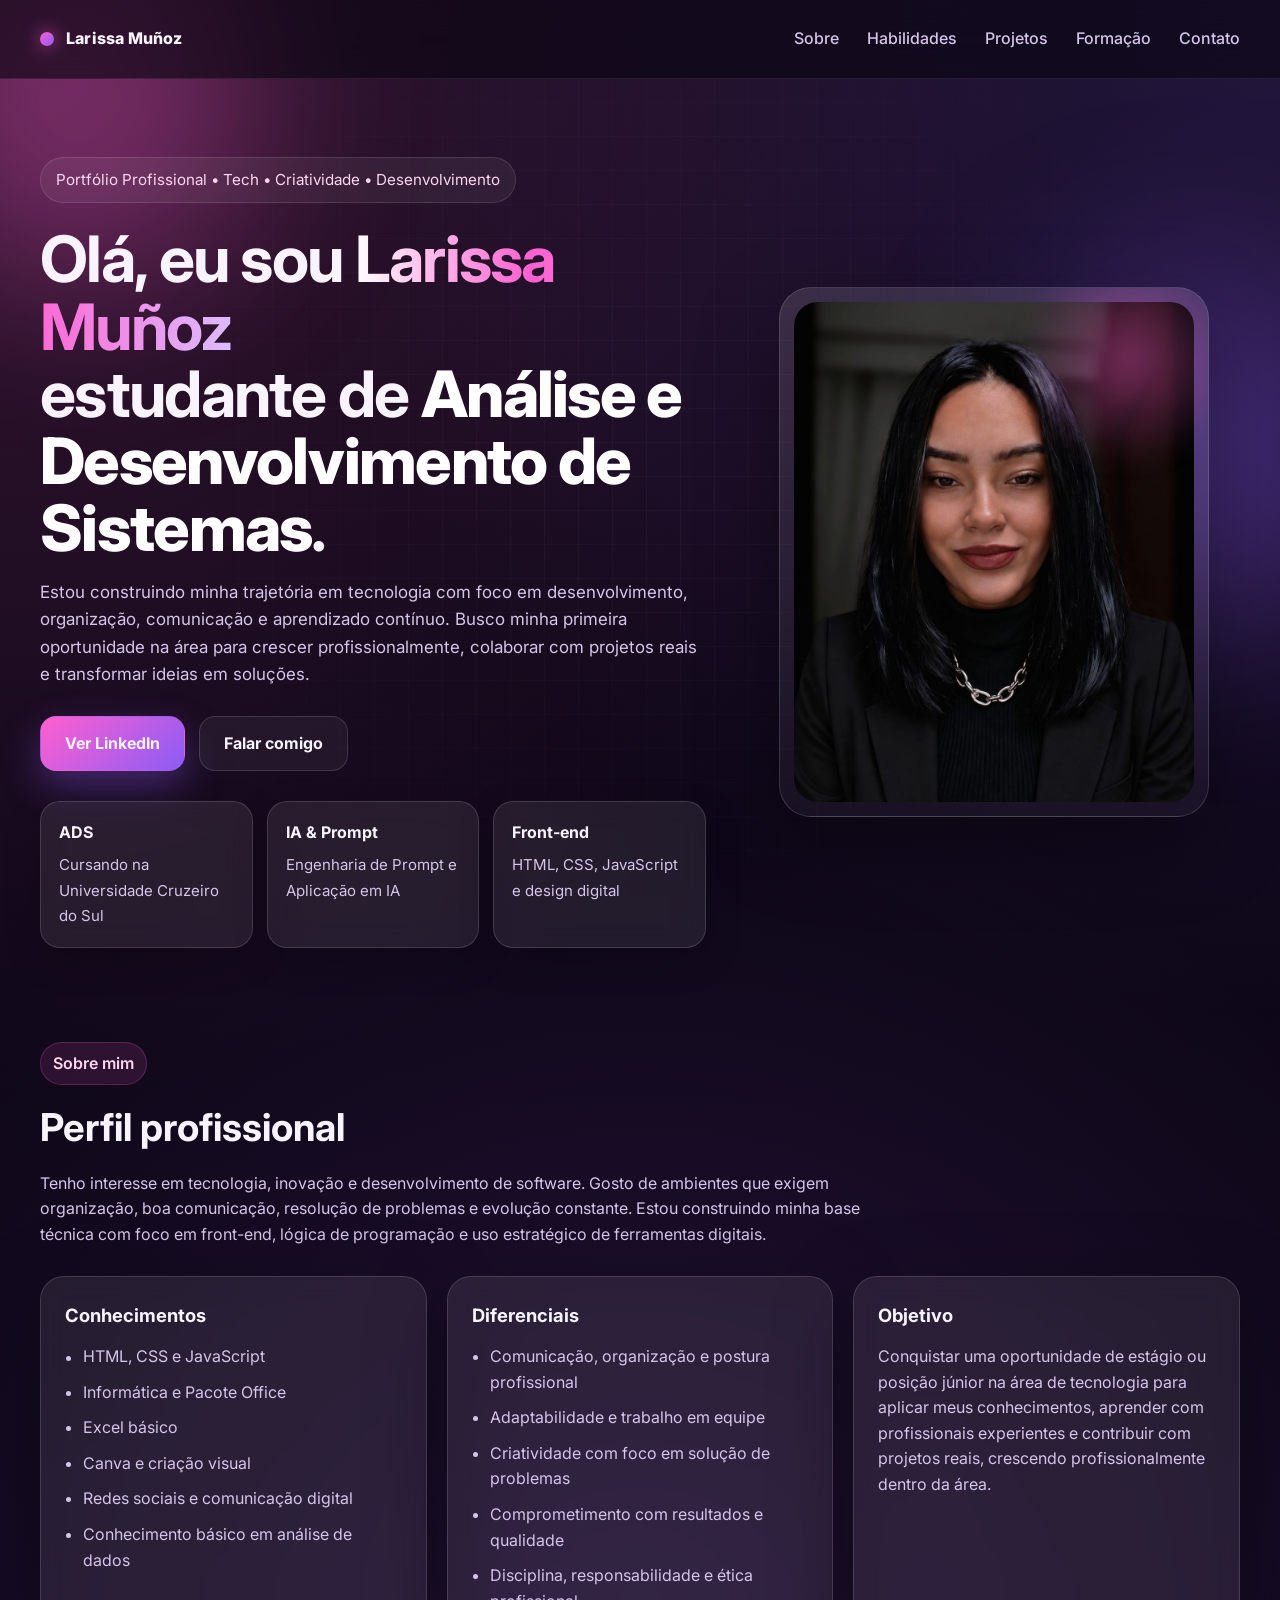
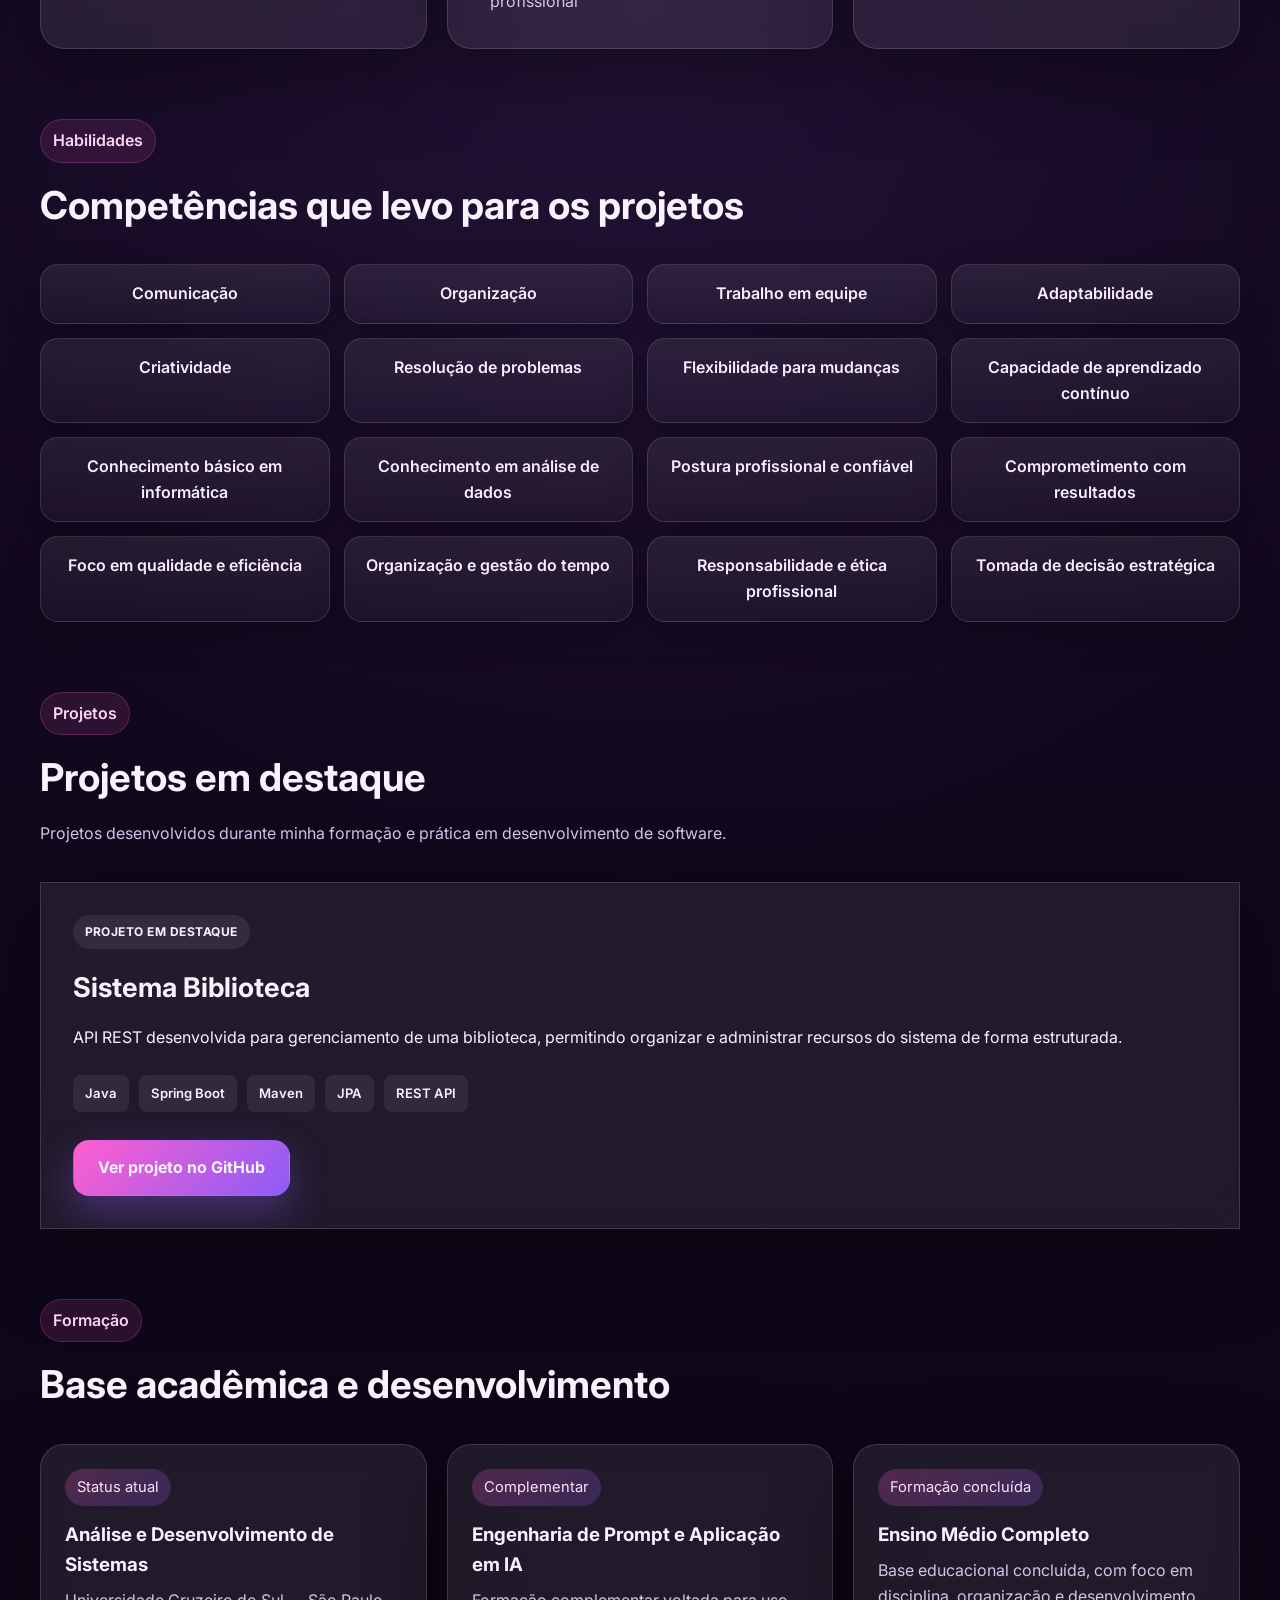
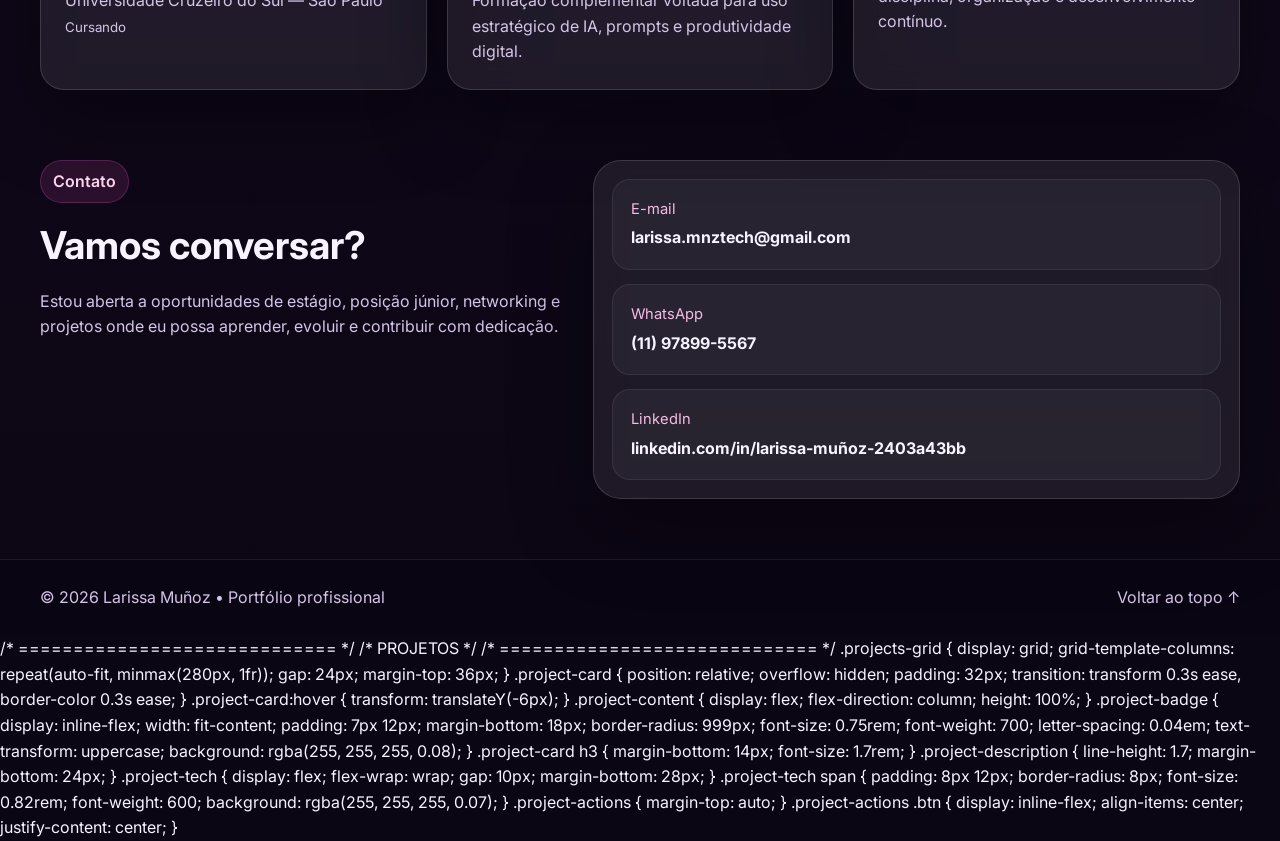
<file: index.html>
<!DOCTYPE html>
<html lang="pt-BR">
<head>
  <meta charset="UTF-8" />
  <meta name="viewport" content="width=device-width, initial-scale=1.0" />
  <title>Larissa Muñoz | Portfólio Profissional</title>

  <meta
    name="description"
    content="Portfólio profissional de Larissa Muñoz - estudante de Análise e Desenvolvimento de Sistemas, com foco em tecnologia e desenvolvimento de software."
  />

  <link rel="preconnect" href="https://fonts.googleapis.com" />
  <link rel="preconnect" href="https://fonts.gstatic.com" crossorigin />

  <link
    href="https://fonts.googleapis.com/css2?family=Inter:wght@400;500;600;700;800&display=swap"
    rel="stylesheet"
  />

  <link rel="stylesheet" href="style.css" />
</head>

<body>

  <!-- FUNDO DECORATIVO -->
  <div class="bg-orb orb-1"></div>
  <div class="bg-orb orb-2"></div>
  <div class="bg-grid"></div>

  <!-- HEADER -->
  <header class="header">
    <div class="container nav">

      <a class="brand" href="#inicio">
        <span class="brand-dot"></span>
        <span>Larissa Muñoz</span>
      </a>

      <button class="menu-toggle" id="menuToggle" aria-label="Abrir menu">
        <span></span>
        <span></span>
        <span></span>
      </button>

      <nav class="nav-links" id="navLinks">
        <a href="#sobre">Sobre</a>
        <a href="#habilidades">Habilidades</a>
        <a href="#projetos">Projetos</a>
        <a href="#formacao">Formação</a>
        <a href="#contato">Contato</a>
      </nav>

    </div>
  </header>

  <main>

    <!-- HERO -->
    <section class="hero" id="inicio">
      <div class="container hero-grid">

        <div class="hero-text">

          <span class="eyebrow">
            Portfólio Profissional • Tech • Criatividade • Desenvolvimento
          </span>

          <h1>
            Olá, eu sou <span>Larissa Muñoz</span><br />
            estudante de <strong>Análise e Desenvolvimento de Sistemas</strong>.
          </h1>

          <p class="hero-description">
            Estou construindo minha trajetória em tecnologia com foco em desenvolvimento,
            organização, comunicação e aprendizado contínuo. Busco minha primeira oportunidade
            na área para crescer profissionalmente, colaborar com projetos reais e transformar
            ideias em soluções.
          </p>

          <div class="hero-actions">

            <a
              class="btn btn-primary"
              href="https://www.linkedin.com/in/larissa-mu%C3%B1oz-2403a43bb"
              target="_blank"
              rel="noopener noreferrer"
            >
              Ver LinkedIn
            </a>

            <a class="btn btn-secondary" href="#contato">
              Falar comigo
            </a>

          </div>

          <div class="hero-highlights">

            <div class="highlight-card">
              <strong>ADS</strong>
              <span>Cursando na Universidade Cruzeiro do Sul</span>
            </div>

            <div class="highlight-card">
              <strong>IA & Prompt</strong>
              <span>Engenharia de Prompt e Aplicação em IA</span>
            </div>

            <div class="highlight-card">
              <strong>Front-end</strong>
              <span>HTML, CSS, JavaScript e design digital</span>
            </div>

          </div>

        </div>

        <div class="hero-visual">
          <div class="photo-card">
            <div class="photo-glow"></div>
            <img src="larissa.jpg" alt="Foto de Larissa Muñoz" />
          </div>
        </div>

      </div>
    </section>


    <!-- SOBRE -->
    <section class="section" id="sobre">

      <div class="container">

        <div class="section-heading">

          <span class="section-tag">Sobre mim</span>

          <h2>Perfil profissional</h2>

          <p>
            Tenho interesse em tecnologia, inovação e desenvolvimento de software. Gosto de
            ambientes que exigem organização, boa comunicação, resolução de problemas e evolução
            constante. Estou construindo minha base técnica com foco em front-end, lógica de
            programação e uso estratégico de ferramentas digitais.
          </p>

        </div>


        <div class="about-grid">

          <article class="glass-card about-card">

            <h3>Conhecimentos</h3>

            <ul class="list">

              <li>HTML, CSS e JavaScript</li>
              <li>Informática e Pacote Office</li>
              <li>Excel básico</li>
              <li>Canva e criação visual</li>
              <li>Redes sociais e comunicação digital</li>
              <li>Conhecimento básico em análise de dados</li>

            </ul>

          </article>


          <article class="glass-card about-card">

            <h3>Diferenciais</h3>

            <ul class="list">

              <li>Comunicação, organização e postura profissional</li>
              <li>Adaptabilidade e trabalho em equipe</li>
              <li>Criatividade com foco em solução de problemas</li>
              <li>Comprometimento com resultados e qualidade</li>
              <li>Disciplina, responsabilidade e ética profissional</li>

            </ul>

          </article>


          <article class="glass-card about-card">

            <h3>Objetivo</h3>

            <p>
              Conquistar uma oportunidade de estágio ou posição júnior na área de tecnologia para
              aplicar meus conhecimentos, aprender com profissionais experientes e contribuir com
              projetos reais, crescendo profissionalmente dentro da área.
            </p>

          </article>

        </div>

      </div>

    </section>


    <!-- HABILIDADES -->
    <section class="section" id="habilidades">

      <div class="container">

        <div class="section-heading">

          <span class="section-tag">Habilidades</span>

          <h2>Competências que levo para os projetos</h2>

        </div>


        <div class="skills-grid">

          <div class="skill-pill">Comunicação</div>
          <div class="skill-pill">Organização</div>
          <div class="skill-pill">Trabalho em equipe</div>
          <div class="skill-pill">Adaptabilidade</div>
          <div class="skill-pill">Criatividade</div>
          <div class="skill-pill">Resolução de problemas</div>
          <div class="skill-pill">Flexibilidade para mudanças</div>
          <div class="skill-pill">Capacidade de aprendizado contínuo</div>
          <div class="skill-pill">Conhecimento básico em informática</div>
          <div class="skill-pill">Conhecimento em análise de dados</div>
          <div class="skill-pill">Postura profissional e confiável</div>
          <div class="skill-pill">Comprometimento com resultados</div>
          <div class="skill-pill">Foco em qualidade e eficiência</div>
          <div class="skill-pill">Organização e gestão do tempo</div>
          <div class="skill-pill">Responsabilidade e ética profissional</div>
          <div class="skill-pill">Tomada de decisão estratégica</div>

        </div>

      </div>

    </section>


    <!-- PROJETOS -->
    <section class="section" id="projetos">

      <div class="container">

        <div class="section-heading">

          <span class="section-tag">Projetos</span>

          <h2>Projetos em destaque</h2>

          <p>
            Projetos desenvolvidos durante minha formação e prática em desenvolvimento de software.
          </p>

        </div>


        <div class="projects-grid">

          <!-- SISTEMA BIBLIOTECA -->
          <article class="project-card glass-card">

            <div class="project-content">

              <span class="project-badge">
                Projeto em destaque
              </span>

              <h3>Sistema Biblioteca</h3>

              <p class="project-description">
                API REST desenvolvida para gerenciamento de uma biblioteca,
                permitindo organizar e administrar recursos do sistema de forma estruturada.
              </p>


              <div class="project-tech">

                <span>Java</span>
                <span>Spring Boot</span>
                <span>Maven</span>
                <span>JPA</span>
                <span>REST API</span>

              </div>


              <div class="project-actions">

                <a
                  class="btn btn-primary"
                  href="https://github.com/larissamnztech-tech/sistema-biblioteca"
                  target="_blank"
                  rel="noopener noreferrer"
                >
                  Ver projeto no GitHub
                </a>

              </div>

            </div>

          </article>

        </div>

      </div>

    </section>


    <!-- FORMAÇÃO -->
    <section class="section" id="formacao">

      <div class="container">

        <div class="section-heading">

          <span class="section-tag">Formação</span>

          <h2>Base acadêmica e desenvolvimento</h2>

        </div>


        <div class="timeline">

          <article class="timeline-card glass-card">

            <span class="timeline-badge">Status atual</span>

            <h3>Análise e Desenvolvimento de Sistemas</h3>

            <p>
              Universidade Cruzeiro do Sul — São Paulo
            </p>

            <small>Cursando</small>

          </article>


          <article class="timeline-card glass-card">

            <span class="timeline-badge">Complementar</span>

            <h3>Engenharia de Prompt e Aplicação em IA</h3>

            <p>
              Formação complementar voltada para uso estratégico de IA, prompts e produtividade
              digital.
            </p>

          </article>


          <article class="timeline-card glass-card">

            <span class="timeline-badge">Formação concluída</span>

            <h3>Ensino Médio Completo</h3>

            <p>
              Base educacional concluída, com foco em disciplina, organização e desenvolvimento
              contínuo.
            </p>

          </article>

        </div>

      </div>

    </section>


    <!-- CONTATO -->
    <section class="section contact-section" id="contato">

      <div class="container contact-grid">

        <div class="contact-copy">

          <span class="section-tag">Contato</span>

          <h2>Vamos conversar?</h2>

          <p>
            Estou aberta a oportunidades de estágio, posição júnior, networking e projetos onde
            eu possa aprender, evoluir e contribuir com dedicação.
          </p>

        </div>


        <div class="glass-card contact-card">

          <a
            class="contact-item"
            href="mailto:larissa.mnztech@gmail.com"
          >
            <span class="contact-label">E-mail</span>
            <strong>larissa.mnztech@gmail.com</strong>
          </a>


          <a
            class="contact-item"
            href="https://wa.me/5511978995567"
            target="_blank"
            rel="noopener noreferrer"
          >
            <span class="contact-label">WhatsApp</span>
            <strong>(11) 97899-5567</strong>
          </a>


          <a
            class="contact-item"
            href="https://www.linkedin.com/in/larissa-mu%C3%B1oz-2403a43bb"
            target="_blank"
            rel="noopener noreferrer"
          >
            <span class="contact-label">LinkedIn</span>
            <strong>linkedin.com/in/larissa-muñoz-2403a43bb</strong>
          </a>

        </div>

      </div>

    </section>

  </main>


  <!-- FOOTER -->
  <footer class="footer">

    <div class="container footer-content">

      <p>
        © 2026 Larissa Muñoz • Portfólio profissional
      </p>

      <a href="#inicio">
        Voltar ao topo ↑
      </a>

    </div>

  </footer>


  <script src="script.js"></script>

</body>
</html>
/* ============================= */
/* PROJETOS */
/* ============================= */

.projects-grid {
  display: grid;
  grid-template-columns: repeat(auto-fit, minmax(280px, 1fr));
  gap: 24px;
  margin-top: 36px;
}

.project-card {
  position: relative;
  overflow: hidden;
  padding: 32px;
  transition: transform 0.3s ease, border-color 0.3s ease;
}

.project-card:hover {
  transform: translateY(-6px);
}

.project-content {
  display: flex;
  flex-direction: column;
  height: 100%;
}

.project-badge {
  display: inline-flex;
  width: fit-content;
  padding: 7px 12px;
  margin-bottom: 18px;
  border-radius: 999px;
  font-size: 0.75rem;
  font-weight: 700;
  letter-spacing: 0.04em;
  text-transform: uppercase;
  background: rgba(255, 255, 255, 0.08);
}

.project-card h3 {
  margin-bottom: 14px;
  font-size: 1.7rem;
}

.project-description {
  line-height: 1.7;
  margin-bottom: 24px;
}

.project-tech {
  display: flex;
  flex-wrap: wrap;
  gap: 10px;
  margin-bottom: 28px;
}

.project-tech span {
  padding: 8px 12px;
  border-radius: 8px;
  font-size: 0.82rem;
  font-weight: 600;
  background: rgba(255, 255, 255, 0.07);
}

.project-actions {
  margin-top: auto;
}

.project-actions .btn {
  display: inline-flex;
  align-items: center;
  justify-content: center;
}
</file>
<file: style.css>
:root {
  --bg: #0a0612;
  --bg-soft: #130a22;
  --bg-soft-2: #1b1030;

  --text: #f8f3ff;
  --muted: #d5c5e9;

  --pink: #ff5fcf;
  --pink-soft: #ff8ae0;
  --purple: #8b5cf6;
  --purple-2: #b46cff;
  --violet: #6f38d9;

  --glass: rgba(255, 255, 255, 0.08);
  --glass-strong: rgba(255, 255, 255, 0.12);
  --glass-border: rgba(255, 255, 255, 0.14);

  --shadow: 0 25px 80px rgba(0, 0, 0, 0.35);
  --shadow-soft: 0 12px 35px rgba(0, 0, 0, 0.22);

  --radius-xl: 32px;
  --radius-lg: 24px;
  --radius-md: 18px;
  --radius-sm: 14px;

  --container: 1200px;
  --transition: 0.3s ease;
}

* {
  margin: 0;
  padding: 0;
  box-sizing: border-box;
}

html {
  scroll-behavior: smooth;
}

body {
  font-family: "Inter", system-ui, sans-serif;
  color: var(--text);
  background:
    radial-gradient(circle at top left, rgba(255, 95, 207, 0.18), transparent 26%),
    radial-gradient(circle at top right, rgba(139, 92, 246, 0.20), transparent 24%),
    radial-gradient(circle at 50% 40%, rgba(180, 108, 255, 0.10), transparent 35%),
    linear-gradient(180deg, #09050f 0%, #12081f 45%, #0b0613 100%);
  min-height: 100vh;
  line-height: 1.6;
  overflow-x: hidden;
}

img {
  max-width: 100%;
  display: block;
}

a {
  color: inherit;
  text-decoration: none;
}

.container {
  width: min(var(--container), calc(100% - 32px));
  margin: 0 auto;
}

/* Fundo decorativo */
.bg-orb {
  position: fixed;
  width: 360px;
  height: 360px;
  border-radius: 50%;
  filter: blur(90px);
  opacity: 0.35;
  pointer-events: none;
  z-index: -2;
}

.orb-1 {
  top: -80px;
  left: -100px;
  background: var(--pink);
}

.orb-2 {
  right: -100px;
  top: 30%;
  background: var(--purple);
}

.bg-grid {
  position: fixed;
  inset: 0;
  z-index: -3;
  pointer-events: none;
  background-image:
    linear-gradient(rgba(255, 255, 255, 0.03) 1px, transparent 1px),
    linear-gradient(90deg, rgba(255, 255, 255, 0.03) 1px, transparent 1px);
  background-size: 34px 34px;
  mask-image: radial-gradient(circle at center, rgba(0, 0, 0, 0.95), transparent 82%);
}

/* HEADER */
.header {
  position: sticky;
  top: 0;
  z-index: 50;
  backdrop-filter: blur(18px);
  background: rgba(10, 6, 18, 0.62);
  border-bottom: 1px solid rgba(255, 255, 255, 0.08);
}

.nav {
  min-height: 78px;
  display: flex;
  align-items: center;
  justify-content: space-between;
  gap: 18px;
}

.brand {
  display: flex;
  align-items: center;
  gap: 12px;
  font-weight: 800;
  letter-spacing: 0.2px;
  font-size: 1rem;
}

.brand-dot {
  width: 14px;
  height: 14px;
  border-radius: 50%;
  background: linear-gradient(135deg, var(--pink), var(--purple));
  box-shadow: 0 0 18px rgba(255, 95, 207, 0.75);
}

.nav-links {
  display: flex;
  gap: 28px;
  color: var(--muted);
}

.nav-links a {
  position: relative;
  font-weight: 500;
  transition: var(--transition);
}

.nav-links a:hover {
  color: #fff;
}

.nav-links a::after {
  content: "";
  position: absolute;
  left: 0;
  bottom: -7px;
  width: 0;
  height: 2px;
  border-radius: 999px;
  background: linear-gradient(90deg, var(--pink), var(--purple));
  transition: var(--transition);
}

.nav-links a:hover::after {
  width: 100%;
}

.menu-toggle {
  display: none;
  border: none;
  background: transparent;
  cursor: pointer;
}

.menu-toggle span {
  display: block;
  width: 24px;
  height: 2px;
  background: #fff;
  border-radius: 99px;
  margin: 5px 0;
}

/* HERO */
.hero {
  padding: 78px 0 52px;
}

.hero-grid {
  display: grid;
  grid-template-columns: 1.15fr 0.85fr;
  gap: 42px;
  align-items: center;
}

.eyebrow {
  display: inline-block;
  padding: 10px 15px;
  border-radius: 999px;
  background: rgba(255, 255, 255, 0.06);
  border: 1px solid rgba(255, 255, 255, 0.12);
  color: #ffd6f1;
  font-size: 0.95rem;
  margin-bottom: 22px;
}

.hero h1 {
  font-size: clamp(2.3rem, 5vw, 4.5rem);
  line-height: 1.05;
  letter-spacing: -1.7px;
  margin-bottom: 18px;
}

.hero h1 span {
  background: linear-gradient(90deg, #ffffff 0%, var(--pink) 45%, #dcbcff 100%);
  -webkit-background-clip: text;
  -webkit-text-fill-color: transparent;
}

.hero h1 strong {
  color: #ffffff;
  font-weight: 800;
}

.hero-description {
  color: var(--muted);
  font-size: 1.06rem;
  max-width: 65ch;
  margin-bottom: 28px;
}

.hero-actions {
  display: flex;
  flex-wrap: wrap;
  gap: 14px;
  margin-bottom: 30px;
}

.btn {
  display: inline-flex;
  align-items: center;
  justify-content: center;
  padding: 14px 24px;
  border-radius: 16px;
  font-weight: 700;
  border: 1px solid transparent;
  transition: var(--transition);
}

.btn:hover {
  transform: translateY(-2px);
}

.btn-primary {
  background: linear-gradient(135deg, var(--pink), var(--purple));
  box-shadow: 0 16px 38px rgba(139, 92, 246, 0.35);
}

.btn-secondary {
  background: rgba(255, 255, 255, 0.05);
  border-color: rgba(255, 255, 255, 0.14);
}

.hero-highlights {
  display: grid;
  grid-template-columns: repeat(3, 1fr);
  gap: 14px;
}

.highlight-card {
  background: var(--glass);
  border: 1px solid var(--glass-border);
  backdrop-filter: blur(14px);
  box-shadow: var(--shadow-soft);
  padding: 18px;
  border-radius: 20px;
  transition: var(--transition);
}

.highlight-card:hover {
  transform: translateY(-4px);
  border-color: rgba(255, 95, 207, 0.28);
}

.highlight-card strong {
  display: block;
  margin-bottom: 6px;
  font-size: 1rem;
}

.highlight-card span {
  color: var(--muted);
  font-size: 0.94rem;
}

.hero-visual {
  display: flex;
  justify-content: center;
}

.photo-card {
  position: relative;
  width: min(430px, 100%);
  border-radius: var(--radius-xl);
  padding: 14px;
  background: linear-gradient(
    180deg,
    rgba(255, 255, 255, 0.12),
    rgba(255, 255, 255, 0.04)
  );
  border: 1px solid rgba(255, 255, 255, 0.14);
  box-shadow: var(--shadow);
  overflow: hidden;
}

.photo-card img {
  width: 100%;
  border-radius: 24px;
  aspect-ratio: 4 / 5;
  object-fit: cover;
}

.photo-glow {
  position: absolute;
  width: 220px;
  height: 220px;
  border-radius: 50%;
  top: -40px;
  right: -30px;
  background: radial-gradient(circle, rgba(255, 95, 207, 0.42), transparent 70%);
  filter: blur(12px);
}

/* Sections */
.section {
  padding: 42px 0 28px;
}

.section-heading {
  max-width: 820px;
  margin-bottom: 28px;
}

.section-tag {
  display: inline-block;
  padding: 8px 12px;
  border-radius: 999px;
  margin-bottom: 12px;
  color: #ffd6f1;
  background: rgba(255, 95, 207, 0.12);
  border: 1px solid rgba(255, 95, 207, 0.22);
  font-weight: 600;
}

.section h2 {
  font-size: clamp(1.85rem, 3vw, 2.8rem);
  margin-bottom: 12px;
}

.section-heading p {
  color: var(--muted);
}

/* cards base */
.glass-card {
  background: var(--glass);
  border: 1px solid var(--glass-border);
  backdrop-filter: blur(14px);
  box-shadow: var(--shadow);
}

/* SOBRE */
.about-grid {
  display: grid;
  grid-template-columns: repeat(3, 1fr);
  gap: 20px;
}

.about-card {
  padding: 24px;
  border-radius: var(--radius-lg);
  transition: var(--transition);
}

.about-card:hover {
  transform: translateY(-4px);
  border-color: rgba(180, 108, 255, 0.25);
}

.about-card h3 {
  margin-bottom: 14px;
  font-size: 1.15rem;
}

.about-card p {
  color: var(--muted);
}

.list {
  padding-left: 18px;
}

.list li {
  margin-bottom: 10px;
  color: var(--muted);
}

/* HABILIDADES */
.skills-grid {
  display: grid;
  grid-template-columns: repeat(4, 1fr);
  gap: 14px;
}

.skill-pill {
  padding: 16px 18px;
  border-radius: 18px;
  text-align: center;
  font-weight: 600;
  color: #f9edff;
  background: linear-gradient(
    180deg,
    rgba(255, 255, 255, 0.08),
    rgba(255, 255, 255, 0.04)
  );
  border: 1px solid rgba(255, 255, 255, 0.12);
  box-shadow: var(--shadow-soft);
  transition: var(--transition);
}

.skill-pill:hover {
  transform: translateY(-3px);
  border-color: rgba(255, 95, 207, 0.25);
  box-shadow: 0 18px 40px rgba(0, 0, 0, 0.25);
}

/* FORMAÇÃO */
.timeline {
  display: grid;
  grid-template-columns: repeat(3, 1fr);
  gap: 20px;
}

.timeline-card {
  padding: 24px;
  border-radius: var(--radius-lg);
  transition: var(--transition);
}

.timeline-card:hover {
  transform: translateY(-4px);
  border-color: rgba(255, 95, 207, 0.25);
}

.timeline-badge {
  display: inline-block;
  padding: 7px 12px;
  border-radius: 999px;
  margin-bottom: 14px;
  font-size: 0.92rem;
  color: #ffe2f7;
  background: linear-gradient(
    135deg,
    rgba(255, 95, 207, 0.22),
    rgba(139, 92, 246, 0.22)
  );
}

.timeline-card h3 {
  margin-bottom: 8px;
}

.timeline-card p,
.timeline-card small {
  color: var(--muted);
}

/* CONTATO */
.contact-section {
  padding-bottom: 60px;
}

.contact-grid {
  display: grid;
  grid-template-columns: 0.9fr 1.1fr;
  gap: 24px;
  align-items: start;
}

.contact-copy p {
  color: var(--muted);
  max-width: 58ch;
}

.contact-card {
  padding: 18px;
  border-radius: 28px;
  display: grid;
  gap: 14px;
}

.contact-item {
  display: block;
  padding: 18px;
  border-radius: 18px;
  background: rgba(255, 255, 255, 0.04);
  border: 1px solid rgba(255, 255, 255, 0.08);
  transition: var(--transition);
}

.contact-item:hover {
  transform: translateY(-3px);
  border-color: rgba(255, 95, 207, 0.35);
  background: rgba(255, 255, 255, 0.06);
}

.contact-label {
  display: block;
  font-size: 0.92rem;
  color: #f6bde8;
  margin-bottom: 4px;
}

/* FOOTER */
.footer {
  border-top: 1px solid rgba(255, 255, 255, 0.08);
  background: rgba(10, 6, 18, 0.6);
}

.footer-content {
  min-height: 76px;
  display: flex;
  align-items: center;
  justify-content: space-between;
  gap: 20px;
  color: var(--muted);
}

.footer-content a {
  transition: var(--transition);
}

.footer-content a:hover {
  color: #fff;
}

/* RESPONSIVO */
@media (max-width: 1100px) {
  .hero-grid,
  .about-grid,
  .timeline,
  .contact-grid {
    grid-template-columns: 1fr;
  }

  .hero-highlights,
  .skills-grid {
    grid-template-columns: repeat(2, 1fr);
  }

  .hero-visual {
    order: -1;
  }

  .photo-card {
    max-width: 420px;
  }
}

@media (max-width: 720px) {
  .nav-links {
    position: absolute;
    top: 78px;
    left: 16px;
    right: 16px;
    display: none;
    flex-direction: column;
    padding: 18px;
    border-radius: 20px;
    background: rgba(14, 8, 24, 0.95);
    border: 1px solid rgba(255, 255, 255, 0.08);
    box-shadow: var(--shadow);
  }

  .nav-links.open {
    display: flex;
  }

  .menu-toggle {
    display: block;
  }

  .hero {
    padding-top: 42px;
  }

  .hero-highlights,
  .skills-grid {
    grid-template-columns: 1fr;
  }

  .footer-content {
    flex-direction: column;
    justify-content: center;
    padding: 16px 0;
    text-align: center;
  }
}
/* ============================= */
/* PROJETOS */
/* ============================= */

.projects-grid {
  display: grid;
  grid-template-columns: repeat(auto-fit, minmax(280px, 1fr));
  gap: 24px;
  margin-top: 36px;
}

.project-card {
  position: relative;
  overflow: hidden;
  padding: 32px;
  transition: transform 0.3s ease, border-color 0.3s ease;
}

.project-card:hover {
  transform: translateY(-6px);
}

.project-content {
  display: flex;
  flex-direction: column;
  height: 100%;
}

.project-badge {
  display: inline-flex;
  width: fit-content;
  padding: 7px 12px;
  margin-bottom: 18px;
  border-radius: 999px;
  font-size: 0.75rem;
  font-weight: 700;
  letter-spacing: 0.04em;
  text-transform: uppercase;
  background: rgba(255, 255, 255, 0.08);
}

.project-card h3 {
  margin-bottom: 14px;
  font-size: 1.7rem;
}

.project-description {
  line-height: 1.7;
  margin-bottom: 24px;
}

.project-tech {
  display: flex;
  flex-wrap: wrap;
  gap: 10px;
  margin-bottom: 28px;
}

.project-tech span {
  padding: 8px 12px;
  border-radius: 8px;
  font-size: 0.82rem;
  font-weight: 600;
  background: rgba(255, 255, 255, 0.07);
}

.project-actions {
  margin-top: auto;
}

.project-actions .btn {
  display: inline-flex;
  align-items: center;
  justify-content: center;
}
</file>
